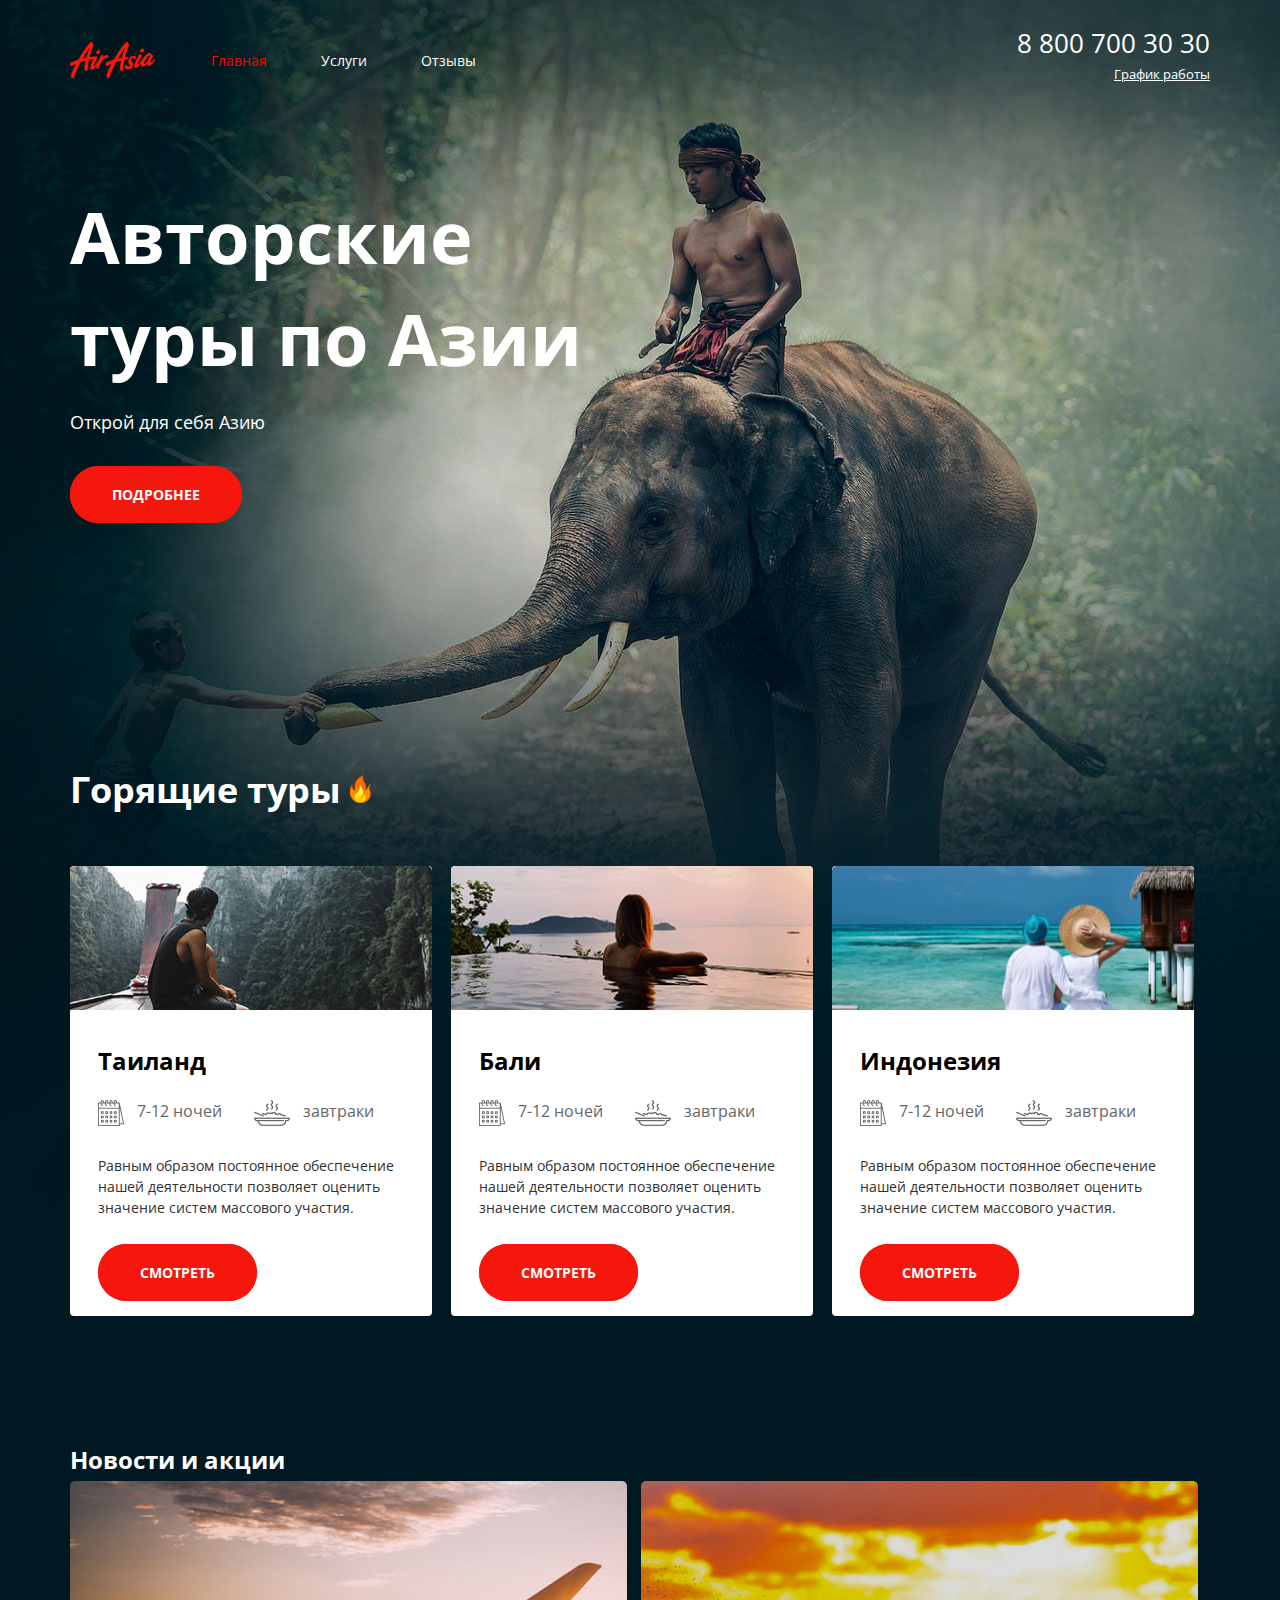
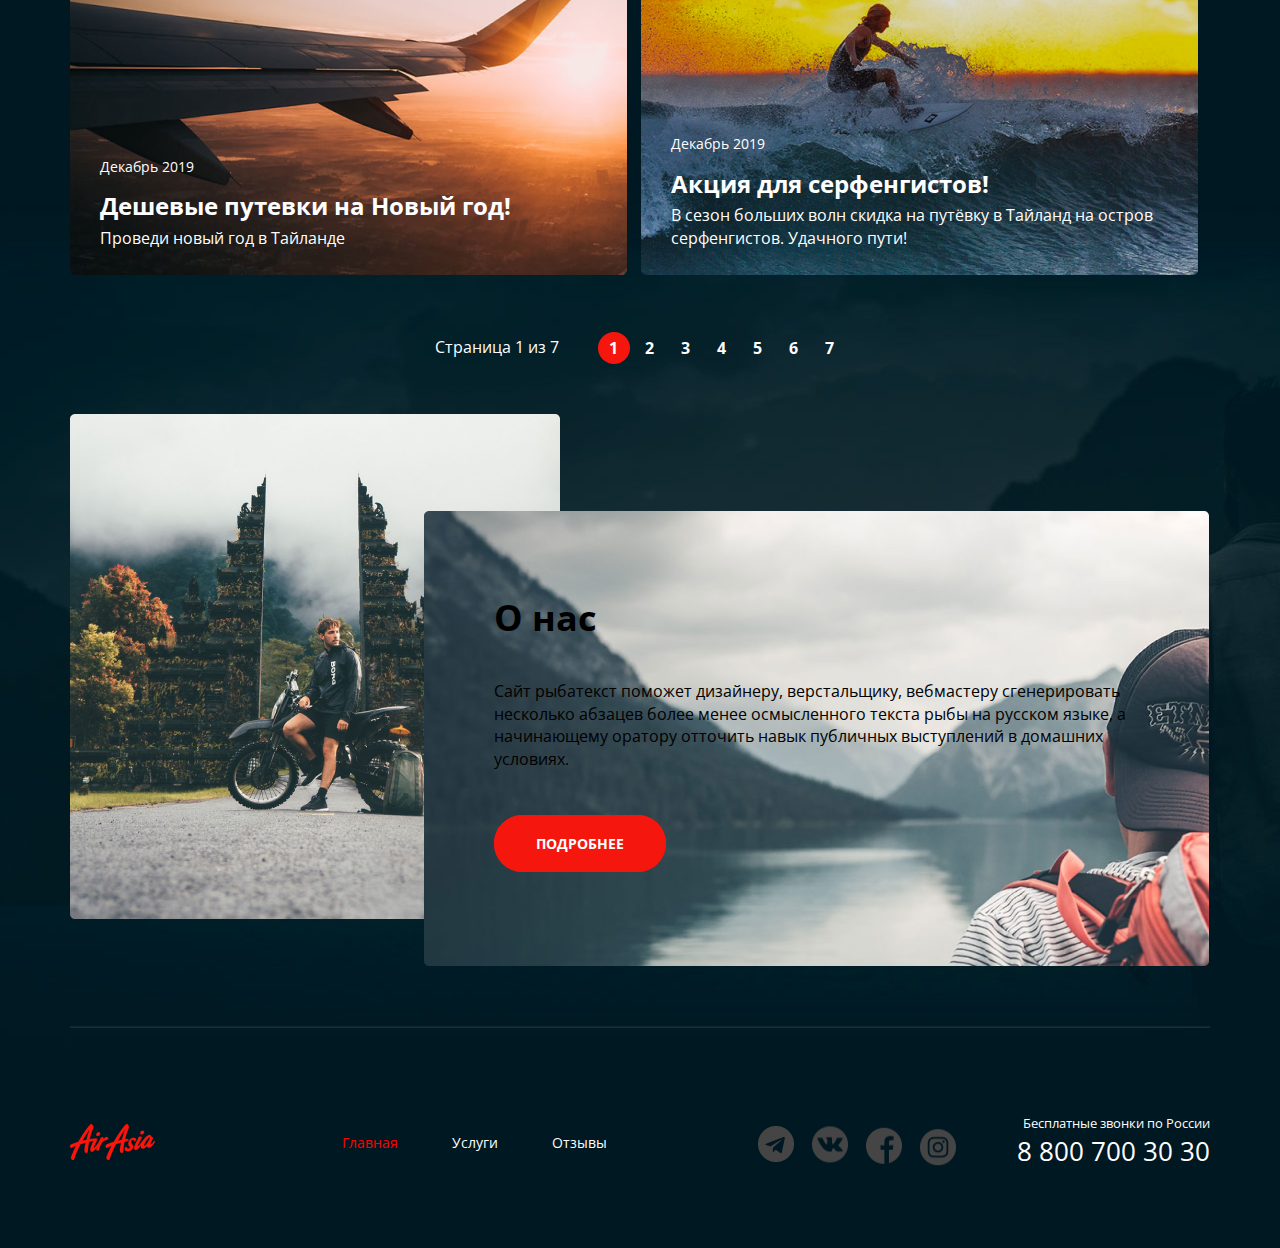
<file: index.html>
<!-- Начало -->
<!DOCTYPE html>
<html lang="ru">

<head>
  <meta charset="UTF-8">
  <meta http-equiv="X-UA-Compatible" content="IE=edge">
  <meta name="viewport" content="width=device-width, initial-scale=1.0">
  <link rel="stylesheet" href="main.css">
  <link rel="preconnect" href="https://fonts.gstatic.com">
  <link href="https://fonts.googleapis.com/css2?family=Open+Sans:wght@400;700&display=swap" rel="stylesheet">
  <link rel="stylesheet" href="dropdown.css">
  <link rel="stylesheet" href="sprite.css">
  <title>Air-Asia</title>
</head>

<body>
  <div class="wrapper main-page-wrapper">
    <div class="wrapper__content">
      <div class="container">
      <header class="header">
          <a href="welcome.html" class="logo">
            <img src="img/лого.png" alt="logo" class="logo__img">
          </a>
          <nav class="menu">
            <ul class="menu__list menu-header">
              <li class="menu__item"><a href="index.html" class="menu__link active--menu__link">Главная</a></li>
              <li class="menu__item"><a href="services.html" class="menu__link">Услуги</a></li>
              <li class="menu__item"><a href="reviews.html" class="menu__link">Отзывы</a></li>
            </ul>
          </nav>
          <address class="contacts">
            <a href="tel:+78007003030" class="contacts__phone">8 800 700 30 30</a>
            <div class="contacts__schedule_wrap">
              <a class="contacts__schedule">График работы</a>
              <div class="contacts__menu dropdown">
                <div class="dropdown__days">пн-вс: 09:00 - 20:00</div>
                <div class="dropdown__time">Обед: 14:00-14:30</div>
            </div>
            </div>
          </address>
      </header>
    </div>
      <main class="main-content">
        <div class="container">
        <section class="welcome">
            <h1 class="welcome__title">Авторские <br>туры по Азии</h1>
            <div class="welcome__text">Открой для себя Азию</div>
            <a href="#" class="button">Подробнее</a>
        </section>  
      </div>
        <section class="offers">
          <div class="container">
            <h2 class="title" >Горящие туры <img src="img/flame.png" alt="title--fire"></h2>
            <ul class="offers__list">
              <li class="offers__item">
                <img src="img/river.png" alt="hot tour" class="offers__img">
                <div class="offers__content">
                  <h5 class="offers__title">Таиланд</h5>
                  <div class="offers__features">
                    <img src="img/calendar.png" alt="calendar" class="offers__features-icon">
                    <div class="offers__feature-text">7-12 ночей</div>
                    <img src="img/meal.png" alt="breacfast" class="offers__features-icon">
                    <div class="offers__feature-text">завтраки</div>
                  </div>
                  <p class="offers__text">Равным образом постоянное обеспечение нашей деятельности позволяет оценить значение систем массового участия.</p>
                  <a href="#" class="button button--lite">Смотреть</a> 
                </div>
              </li>
              <li class="offers__item">
                <img src="img/pool.png" alt="hot tour" class="offers__img">
                <div class="offers__content">
                  <h5 class="offers__title">Бали</h5>
                  <div class="offers__features">
                    <img src="img/calendar.png" alt="calendar" class="offers__features-icon">
                    <div class="offers__feature-text">7-12 ночей</div>
                    <img src="img/meal.png" alt="breacfast" class="offers__features-icon">
                    <div class="offers__feature-text">завтраки</div>
                  </div>
                  <p class="offers__text">Равным образом постоянное обеспечение нашей деятельности позволяет оценить значение систем массового участия.</p>
                  <a href="#" class="button button--lite">Смотреть</a>
                </div>
              </li>
              <li class="offers__item">
                <img src="img/ocean.png" alt="hot tour" class="offers__img">
                <div class="offers__content">
                  <h5 class="offers__title">Индонезия</h5>
                  <div class="offers__features">
                    <img src="img/calendar.png" alt="calendar" class="offers__features-icon">
                    <div class="offers__feature-text">7-12 ночей</div>
                    <img src="img/meal.png" alt="breacfast" class="offers__features-icon">
                    <div class="offers__feature-text">завтраки</div>
                  </div>
                  <p class="offers__text">Равным образом постоянное обеспечение нашей деятельности позволяет оценить значение систем массового участия.</p>
                  <a href="#" class="button button--lite">Смотреть</a> 
                </div>
              </li>
            </ul>
        </section>
            <section class="news">
              <div class="container">
                <div class="new__title">Новости и акции</div>
                <ul class="new__list">
                  <li class="new__item">
                    <img src="img/plain.png" alt="new-img" class="new__img">
                    <div class="new__item-new">
                      <h5 class="new__sub-title">Декабрь 2019</h5>
                      <h3 class="new__title">Дешевые путевки на Новый год!</h3>
                      <p class="new__text">Проведи новый год в Тайланде</p>
                    </div>
                  </li>
                  <li class="new__item">
                    <img src="img/Surfer.png" alt="new-img" class="new__img">
                    <div class="new__item-new">
                      <h5 class="new__sub-title">Декабрь 2019</h5>
                      <h3 class="new__title">Акция для серфенгистов!</h3>
                      <p class="new__text">В сезон больших волн скидка на путёвку в Тайланд на остров серфенгистов. Удачного пути!</p>
                    </div>
                  </li>
                </ul>
                <div class="pagination">
                  <div class="pagination__info">
                    <div class="pagination__display">Страница 1 из 7</div>
                  </div>
                  <ul class="pagination__list">
                    <li class="pagination__item pagination__item--active"><a href="#" class="pagination__number">1</a></li>
                    <li class="pagination__item"><a href="#" class="pagination__number">2</a></li>
                    <li class="pagination__item"><a href="#" class="pagination__number">3</a></li>
                    <li class="pagination__item"><a href="#" class="pagination__number">4</a></li>
                    <li class="pagination__item"><a href="#" class="pagination__number">5</a></li>
                    <li class="pagination__item"><a href="#" class="pagination__number">6</a></li>
                    <li class="pagination__item"><a href="#" class="pagination__number">7</a></li>
                  </ul>
                </div>
              </div>
        </section>
        <section class="about-us">
              <div class="container">
                <div class="about">
                <div class="about__desc">
                <h3 class="about__title">О нас</h3>
                <p class="about__text">Сайт рыбатекст поможет дизайнеру, верстальщику, вебмастеру сгенерировать несколько абзацев более менее осмысленного текста рыбы на русском языке, а начинающему оратору отточить навык публичных выступлений в домашних условиях.</p>
                <a href="#" class="button">Подробнее</a>
              </div>
             </div>
         </section>
         <hr>
      </main>
    </div>
    <div class="container">
    <footer class="footer">
        <a href="welcome.html" class="logo logo-footer">
          <img src="img/лого.png" alt="logo" class="logo__img">
        </a>
        <nav class="menu menu-footer">
          <ul class="menu__list">
            <li class="menu__item"><a href="index.html" class="menu__link active--menu__link">Главная</a></li>
            <li class="menu__item"><a href="services.html" class="menu__link">Услуги</a></li>
            <li class="menu__item"><a href="reviews.html" class="menu__link">Отзывы</a></li>
          </ul>
        </nav>
        <div class="socials socials-footer">
          <ul class="socials__list">
            <li class="socials__item"><a href="#" class="socials__link socials__link--telegram"></a></li>
            <li class="socials__item"><a href="#" class="socials__link socials__link--vk"></a></li>
            <li class="socials__item"><a href="#" class="socials__link socials__link--facebook"></a></li>
            <li class="socials__item"><a href="#" class="socials__link socials__link--inst"></a></li>
          </ul>
        </div>
        <address class="contacts contacts-footer">
          <h5 class="contacts__text-info">Бесплатные звонки по России</h5>
          <a href="tel:+78007003030" class="contacts__phone">8 800 700 30 30</a>
        </address>
    </footer>
  </div>
  </div>
</body>
</html>


<!-- Конец кода -->
</file>
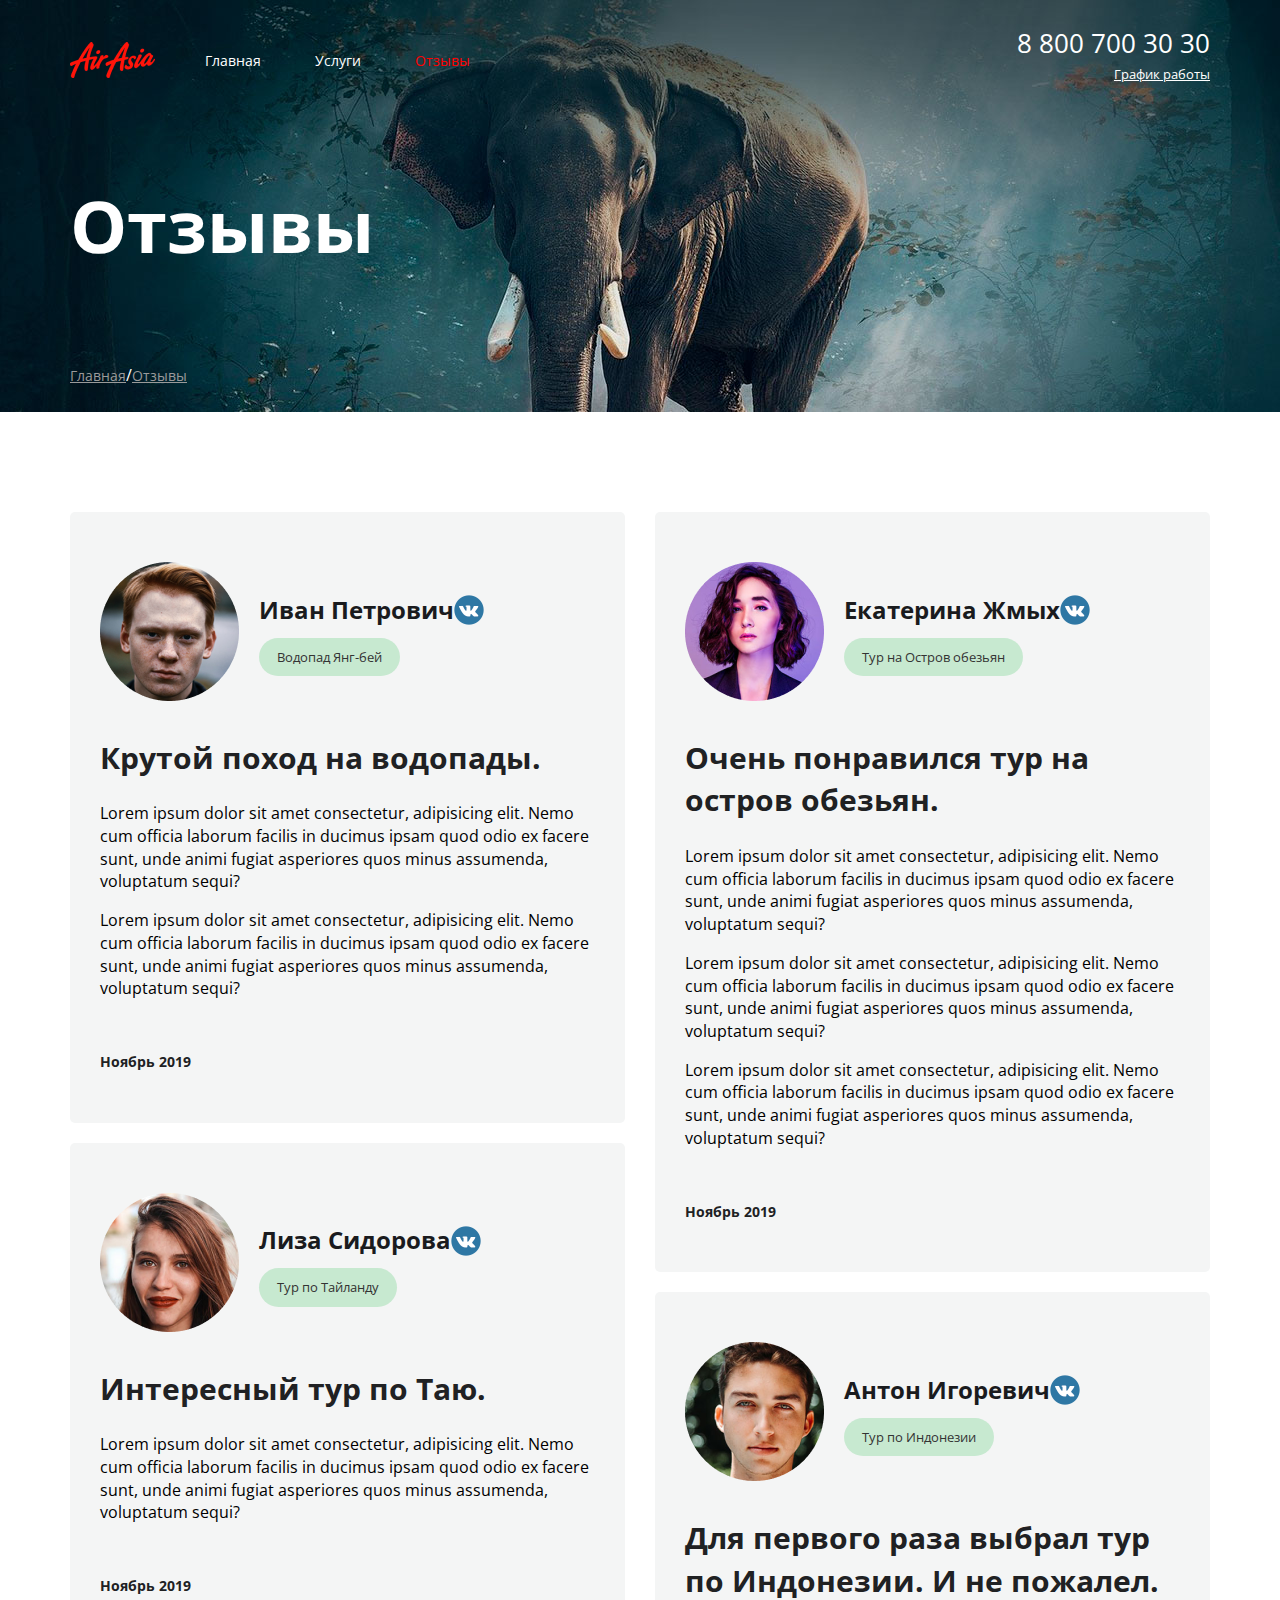
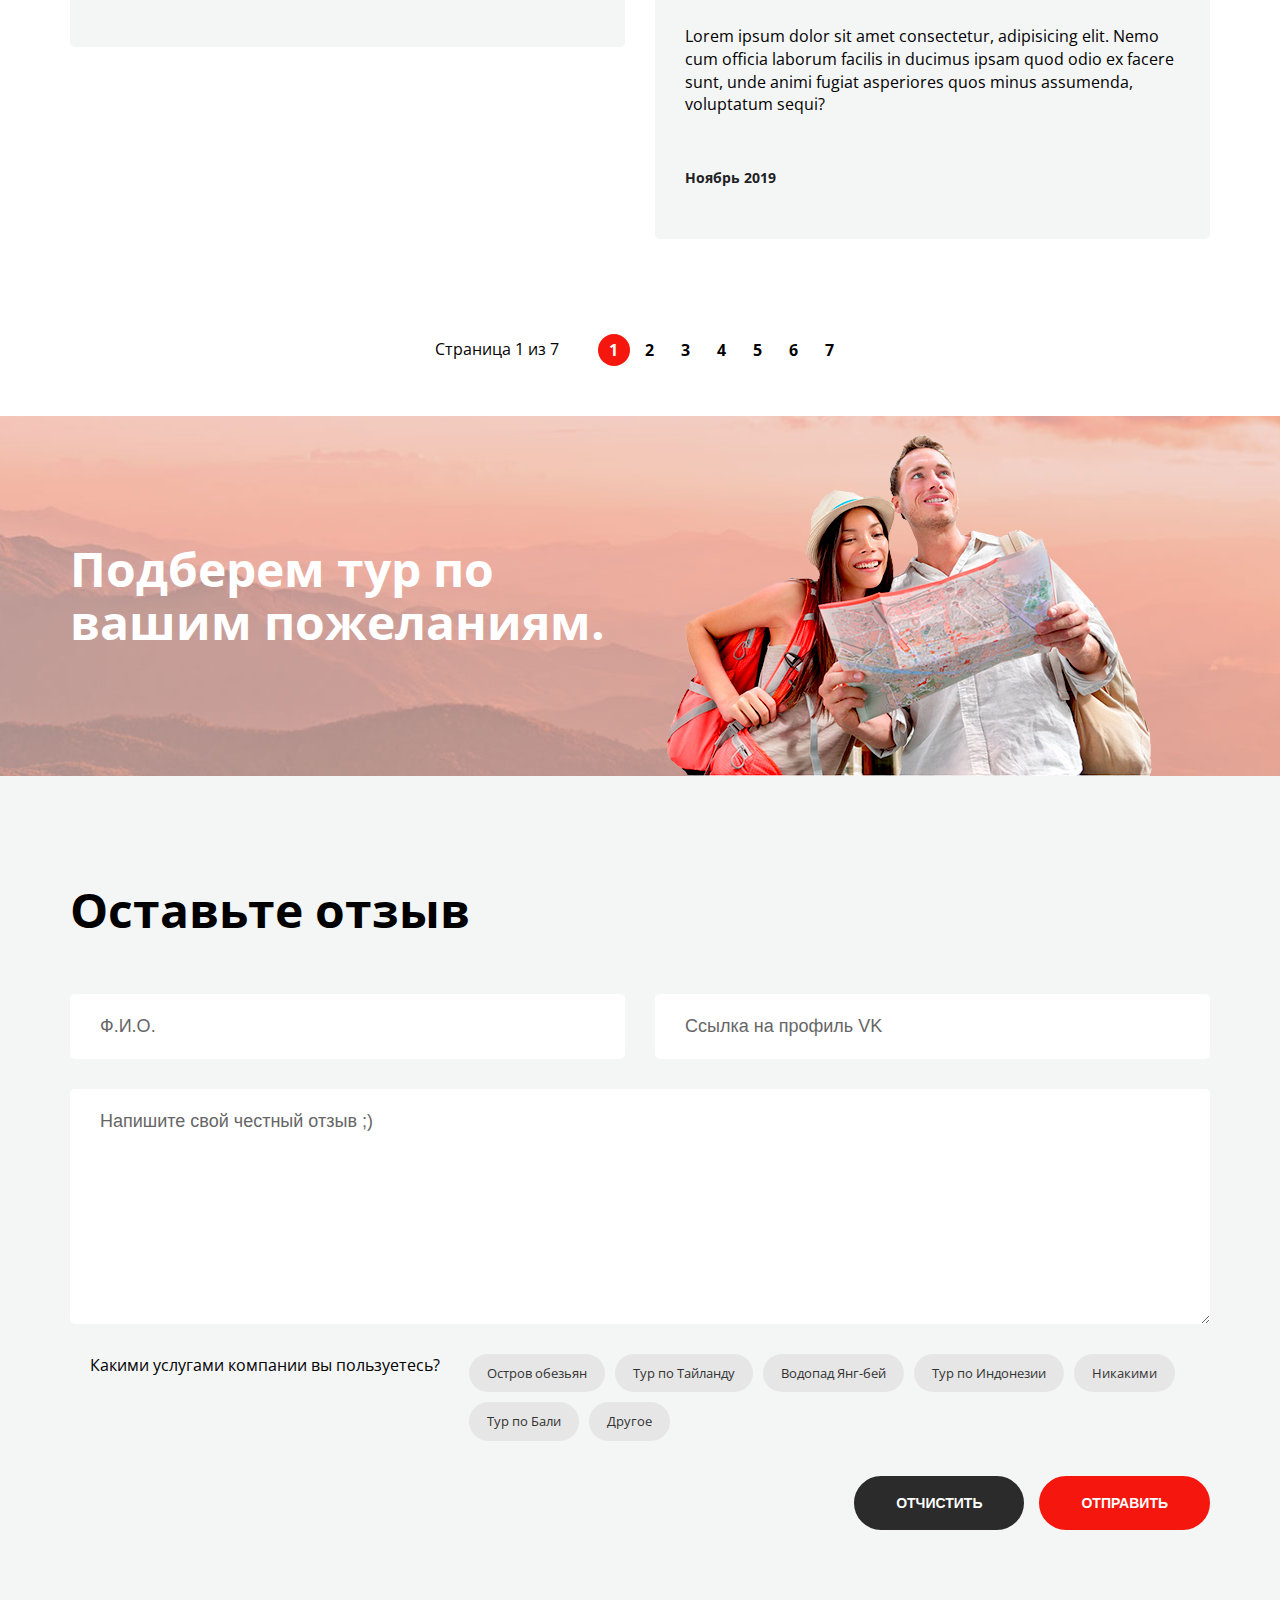
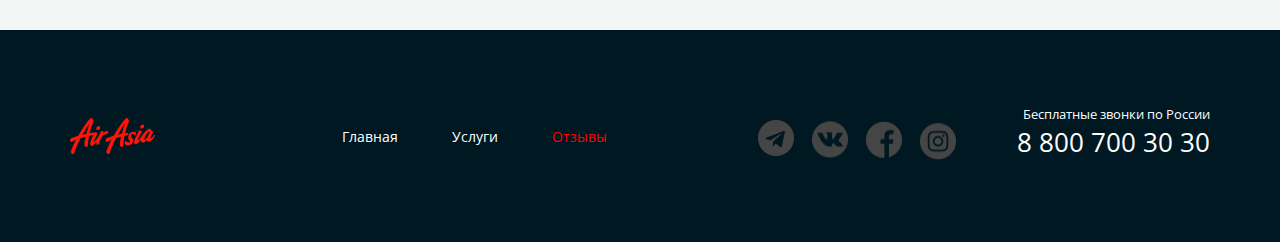
<file: reviews.html>
<!DOCTYPE html>
<html lang="ru">

<head>
  <meta charset="UTF-8">
  <meta http-equiv="X-UA-Compatible" content="IE=edge">
  <meta name="viewport" content="width=device-width, initial-scale=1.0">
  <link rel="stylesheet" href="main.css">
  <link rel="preconnect" href="https://fonts.gstatic.com">
  <link href="https://fonts.googleapis.com/css2?family=Open+Sans:wght@400;700&display=swap" rel="stylesheet">
  <link rel="stylesheet" href="sprite.css">
  <link rel="stylesheet" href="dropdown.css">
  <title>Air-Asia | Rewiews page</title>
</head>

<body class="body-two">
  <div class="wrapper">
    <section class="top-line">
      <div class="container top-line__container">
        <header class="header">
          <div class="header__col">
            <a href="welcome.html" class="logo">
              <img src="img/лого.png" alt="logo" class="logo__img">
            </a>
            <nav class="menu">
              <ul class="menu__list menu-header-two">
                <li class="menu__item"><a href="index.html" class="menu__link">Главная</a></li>
                <li class="menu__item"><a href="services.html" class="menu__link">Услуги</a></li>
                <li class="menu__item"><a href="reviews.html" class="menu__link active--menu__link">Отзывы</a></li>
              </ul>
            </nav>
          </div>
          <div class="header__col header__col--align--right">
            <address class="contacts">
              <a href="tel:+78007003030" class="contacts__phone">8 800 700 30 30</a>
            <div class="contacts__schedule_wrap">
              <a class="contacts__schedule">График работы</a>
              <div class="contacts__menu dropdown">
                <div class="dropdown__days">пн-вс: 09:00 - 20:00</div>
                <div class="dropdown__time">Обед: 14:00-14:30</div>
              </div>
            </div>
            </address>
          </div>
        </header>
        <h1 class="page-title">Отзывы</h1>
        <nav class="breadcrumbs">
          <ul class="breadcrumbs__list">
            <li class="breadcrumbs__item">
              <a href="#" class="breadcrumbs__link">Главная</a>
            </li>
            <li class="breadcrumbs__item">
              <a href="#" class="breadcrumbs__link"> Отзывы</a>
            </li>
          </ul>
        </nav>
      </div>
    </section>
    <main class="page-content">
      <div class="container">
        <ul class="reviews">
          <li class="reviews__item review">
            <div class="review__header">
              <div class="review__photo">
                <div class="avatar">
                  <img src="img/avatar_men-two.png" alt="ivan" class="avatar__img">
                </div>
              </div>
              <div class="review__userdata">
                <a href="#" class="review__user">Иван Петрович</a>
                <ul class="review__tags">
                  <li class="review__tag-item tag tag--bg--green">Водопад Янг-бей</li>
                </ul>
              </div>
            </div>
            <div class="review__content">
              <h3 class="review__title">Крутой поход на водопады.</h3>
              <div class="review__content-text">
                <p>
                  Lorem ipsum dolor sit amet consectetur, adipisicing elit. Nemo cum officia laborum facilis in ducimus ipsam quod odio ex facere sunt, unde animi fugiat asperiores quos minus assumenda, voluptatum sequi?
                </p>
                <p>
                  Lorem ipsum dolor sit amet consectetur, adipisicing elit. Nemo cum officia laborum facilis in ducimus ipsam quod odio ex facere sunt, unde animi fugiat asperiores quos minus assumenda, voluptatum sequi?
                </p>
              </div>
              <time class="review__date">Ноябрь 2019</time>
            </div>
          </li>
          <li class="reviews__item review">
            <div class="review__header">
              <div class="review__photo">
                <div class="avatar">
                  <img src="img/avatar_women.png" alt="ivan" class="avatar__img">
                </div>
              </div>
              <div class="review__userdata">
                <a href="#" class="review__user">Лиза Сидорова</a>
                <ul class="review__tags">
                  <li class="review__tag-item tag tag--bg--green">Тур по Тайланду</li>
                </ul>
              </div>
            </div>
            <div class="review__content">
              <h3 class="review__title">Интересный тур по Таю.</h3>
              <div class="review__content-text">
                <p>
                  Lorem ipsum dolor sit amet consectetur, adipisicing elit. Nemo cum officia laborum facilis in ducimus ipsam quod odio ex facere sunt, unde animi fugiat asperiores quos minus assumenda, voluptatum sequi?
                </p>
              </div>
              <time class="review__date">Ноябрь 2019</time>
            </div>
          </li>
          <li class="reviews__item review">
            <div class="review__header">
              <div class="review__photo">
                <div class="avatar">
                  <img src="img/avatar_women-two.png" alt="ivan" class="avatar__img">
                </div>
              </div>
              <div class="review__userdata">
                <a href="#" class="review__user">Екатерина Жмых</a>
                <ul class="review__tags">
                  <li class="review__tag-item tag tag--bg--green">Тур на Остров обезьян</li>
                </ul>
              </div>
            </div>
            <div class="review__content">
              <h3 class="review__title">Очень понравился тур на остров обезьян.</h3>
              <div class="review__content-text">
                <p>
                  Lorem ipsum dolor sit amet consectetur, adipisicing elit. Nemo cum officia laborum facilis in ducimus ipsam quod odio ex facere sunt, unde animi fugiat asperiores quos minus assumenda, voluptatum sequi?
                </p>
                <p>
                  Lorem ipsum dolor sit amet consectetur, adipisicing elit. Nemo cum officia laborum facilis in ducimus ipsam quod odio ex facere sunt, unde animi fugiat asperiores quos minus assumenda, voluptatum sequi?
                </p>
                <p>
                  Lorem ipsum dolor sit amet consectetur, adipisicing elit. Nemo cum officia laborum facilis in ducimus ipsam quod odio ex facere sunt, unde animi fugiat asperiores quos minus assumenda, voluptatum sequi?
                </p>
              </div>
              <time class="review__date">Ноябрь 2019</time>
            </div>
          </li>
          <li class="reviews__item review">
            <div class="review__header">
              <div class="review__photo">
                <div class="avatar">
                  <img src="img/avatar_men.png" alt="ivan" class="avatar__img">
                </div>
              </div>
              <div class="review__userdata">
                <a href="#" class="review__user">Антон Игоревич</a>
                <ul class="review__tags">
                  <li class="review__tag-item tag tag--bg--green">Тур по Индонезии</li>
                </ul>
              </div>
            </div>
            <div class="review__content">
              <h3 class="review__title">Для первого раза выбрал тур по Индонезии. И не пожалел.</h3>
              <div class="review__content-text">
                <p>
                  Lorem ipsum dolor sit amet consectetur, adipisicing elit. Nemo cum officia laborum facilis in ducimus ipsam quod odio ex facere sunt, unde animi fugiat asperiores quos minus assumenda, voluptatum sequi?
                </p>
              </div>
              <time class="review__date">Ноябрь 2019</time>
            </div>
          </li>
        </ul>
        <div class="pagination pagination-reviews">
          <div class="pagination__info">
            <div class="pagination__display pagination__display--two">Страница 1 из 7</div>
          </div>
          <ul class="pagination__list">
            <li class="pagination__item pagination__item--active"><a href="#" class="pagination__number-2">1</a></li>
            <li class="pagination__item"><a href="#" class="pagination__number-2">2</a></li>
            <li class="pagination__item"><a href="#" class="pagination__number-2">3</a></li>
            <li class="pagination__item"><a href="#" class="pagination__number-2">4</a></li>
            <li class="pagination__item"><a href="#" class="pagination__number-2">5</a></li>
            <li class="pagination__item"><a href="#" class="pagination__number-2">6</a></li>
            <li class="pagination__item"><a href="#" class="pagination__number-2">7</a></li>
          </ul>
        </div>
      </div>
    </main>
    <section class="separator">
       <div class="container">
         <div class="separator__content">
           <h2 class="separator__title">
             Подберем тур по вашим пожеланиям.
           </h2>
           <img src="img/couple.png" alt="humans" class="separator__img">
        </div>
      </div>
    </section>
   <section class="inner-section inner-section--bg--grey--reviews">
     <div class="container">
       <h2 class="inner-section__title">Оставьте отзыв</h2>
       <form action="" class="form">
         <div class="form__row">
          <input type="text" placeholder="Ф.И.О." class="form__input"> 
          <input type="text" placeholder="Ссылка на профиль VK" class="form__input"> 
         </div>
         <div class="form__row">
           <textarea placeholder="Напишите свой честный отзыв ;)" class="form__input form__input--textarea"></textarea>
         </div>
         <div class="form__controls">
           <div class="form__controls-title">Какими услугами компании вы пользуетесь?</div>
            <ul class="controls">
              <li class="control__item">
                <label class="controls__elem">
                  <input type="checkbox" class="controls__checkbox">
                <div class="tag controls__tag"> Остров обезьян</div>
              </label>
              </li>
              <li class="control__item">
                <label class="controls__elem">
                  <input type="checkbox" class="controls__checkbox">
                <div class="tag controls__tag"> Тур по Тайланду</div>
              </label>
              </li>
              <li class="control__item">
                <label class="controls__elem">
                  <input type="checkbox" class="controls__checkbox">
                <div class="tag controls__tag "> Водопад Янг-бей</div>
              </label>
              </li>
              <li class="control__item">
                <label class="controls__elem">
                  <input type="checkbox" class="controls__checkbox">
                <div class="tag controls__tag"> Тур по Индонезии</div>
              </label>
              </li>
              <li class="control__item">
                <label class="controls__elem">
                  <input type="checkbox" class="controls__checkbox">
                <div class="tag controls__tag"> Никакими</div>
              </label>
              </li>
              <li class="control__item">
                <label class="controls__elem">
                  <input type="checkbox" class="controls__checkbox">
                <div class="tag controls__tag"> Тур по Бали</div>
              </label>
              </li>
              <li class="control__item">
                <label class="controls__elem">
                  <input type="checkbox" class="controls__checkbox">
                <div class="tag controls__tag"> Другое</div>
              </label>
              </li>
            </ul>
          </div>
          <div class="form__buttons">
              <button type="reset" class="button form__button button--color--grey">Отчистить</button>
              <button type="submit" class="button form__button">Отправить</button>
          </div>
       </form>
     </div>
   </section>
   <footer class="footer">
  <div class="container container-footer">
    <a href="welcome.html" class="logo logo-footer">
      <img src="img/лого.png" alt="logo" class="logo__img">
    </a>
    <nav class="menu menu-footer">
      <ul class="menu__list">
        <li class="menu__item"><a href="index.html" class="menu__link">Главная</a></li>
        <li class="menu__item"><a href="services.html" class="menu__link">Услуги</a></li>
        <li class="menu__item"><a href="reviews.html" class="menu__link active--menu__link">Отзывы</a></li>
      </ul>
    </nav>
    <div class="socials socials-footer">
      <ul class="socials__list">
            <li class="socials__item"><a href="#" class="socials__link socials__link--telegram"></a></li>
            <li class="socials__item"><a href="#" class="socials__link socials__link--vk"></a></li>
            <li class="socials__item"><a href="#" class="socials__link socials__link--facebook"></a></li>
            <li class="socials__item"><a href="#" class="socials__link socials__link--inst"></a></li>
      </ul>
    </div>
    <address class="contacts contacts-footer--two">
      <h5 class="contacts__text-info">Бесплатные звонки по России</h5>
      <a href="tel:+78007003030" class="contacts__phone">8 800 700 30 30</a>
    </address>
  </div>
  </footer>
</div>
</body>
</html>

<!-- Конец кода -->
</file>
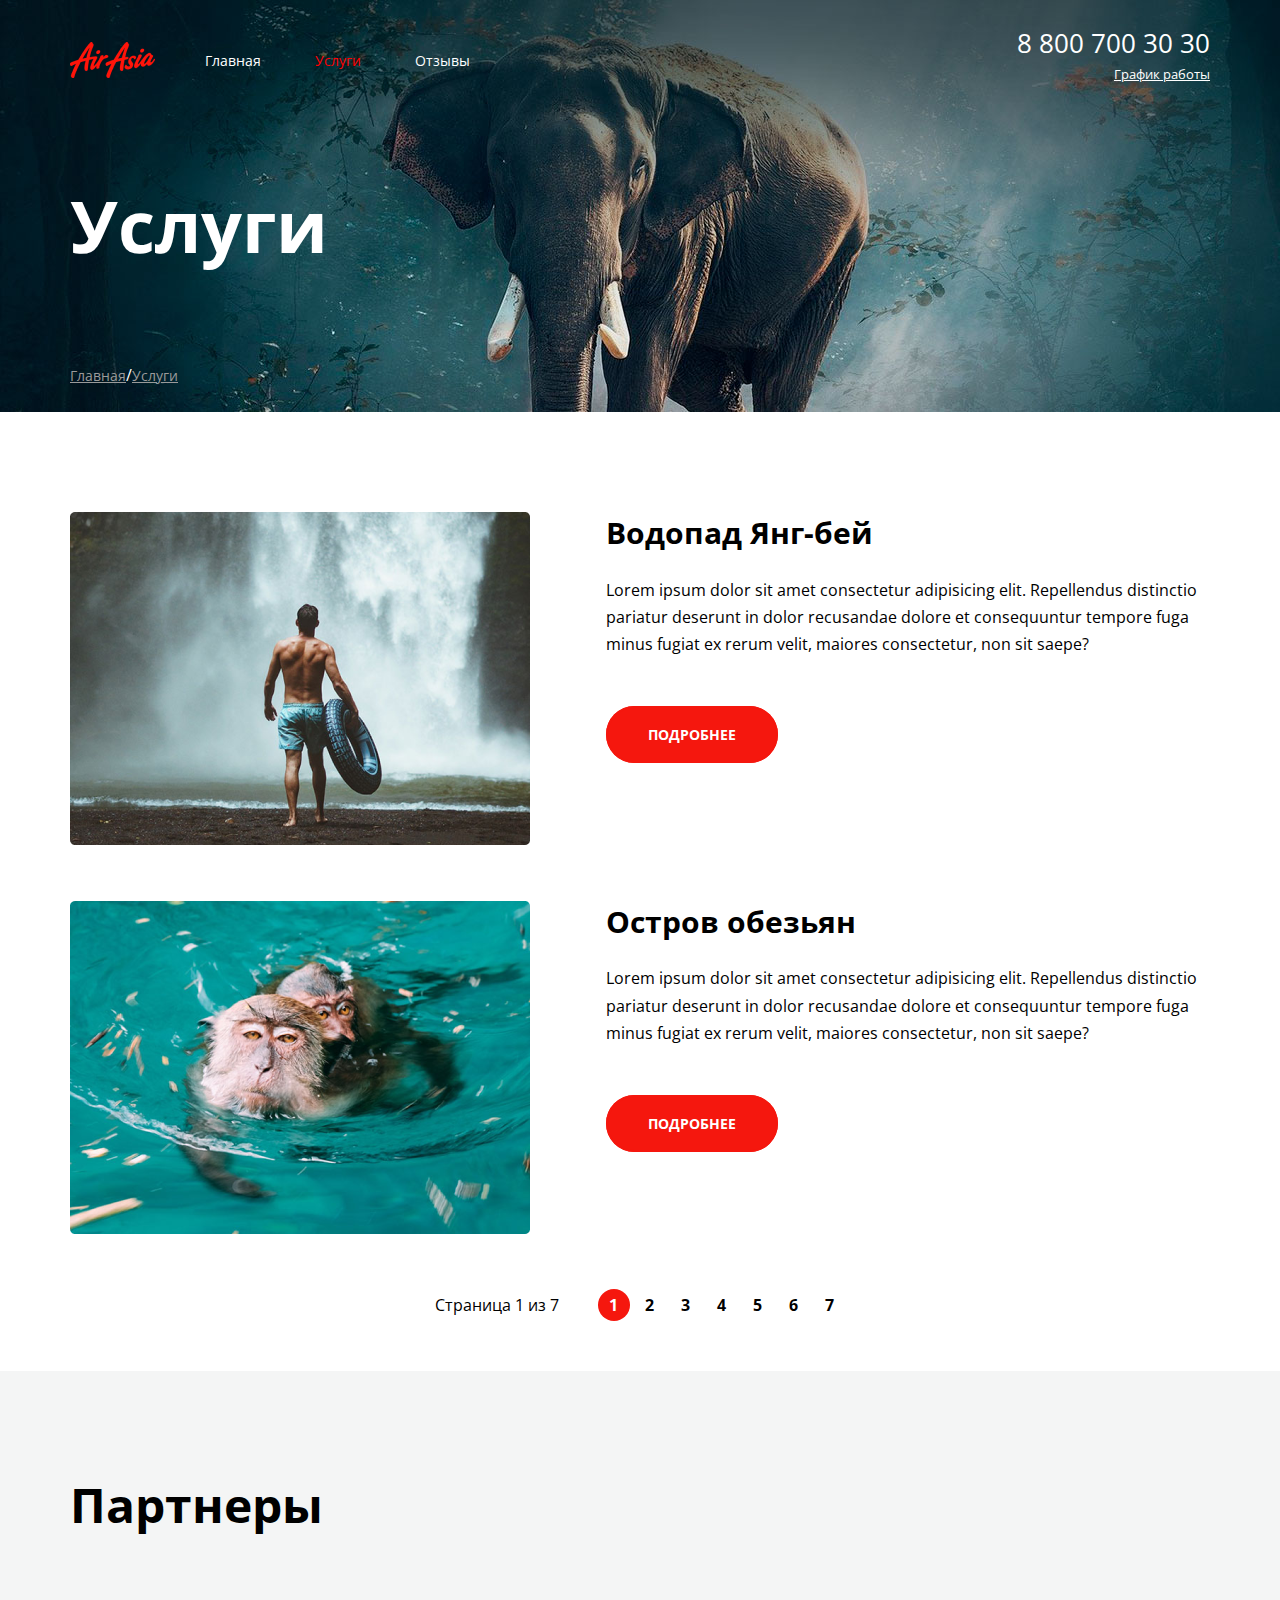
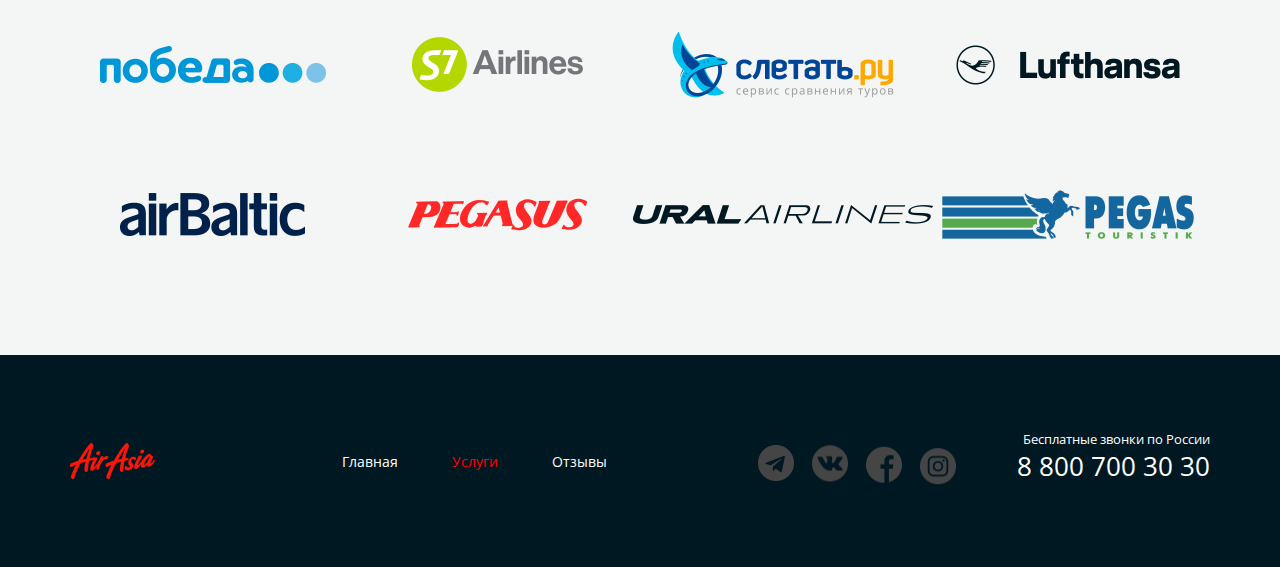
<file: services.html>
<!DOCTYPE html>
<html lang="ru">

<head>
  <meta charset="UTF-8">
  <meta http-equiv="X-UA-Compatible" content="IE=edge">
  <meta name="viewport" content="width=device-width, initial-scale=1.0">
  <link rel="stylesheet" href="main.css">
  <link rel="preconnect" href="https://fonts.gstatic.com">
  <link href="https://fonts.googleapis.com/css2?family=Open+Sans:wght@400;700&display=swap" rel="stylesheet">
  <link rel="stylesheet" href="dropdown.css">
  <link rel="stylesheet" href="sprite.css">
  <title>Air-Asia | Services page</title>
</head>

<body class="body-two">
  <div class="wrapper">
    <section class="top-line">
      <div class="container top-line__container">
        <header class="header">
          <div class="header__col">
            <a href="welcome.html" class="logo">
              <img src="img/лого.png" alt="logo" class="logo__img">
            </a>
            <nav class="menu">
              <ul class="menu__list menu-header-two">
                <li class="menu__item"><a href="index.html" class="menu__link">Главная</a></li>
                <li class="menu__item"><a href="services.html" class="menu__link active--menu__link">Услуги</a></li>
                <li class="menu__item"><a href="reviews.html" class="menu__link">Отзывы</a></li>
              </ul>
            </nav>
          </div>
          <div class="header__col header__col--align--right">
            <address class="contacts">
              <a href="tel:+78007003030" class="contacts__phone">8 800 700 30 30</a>
              <div class="contacts__schedule_wrap">
                <a class="contacts__schedule">График работы</a>
                <div class="contacts__menu dropdown">
                  <div class="dropdown__days">пн-вс: 09:00 - 20:00</div>
                  <div class="dropdown__time">Обед: 14:00-14:30</div>
                </div>
              </div>
            </address>
          </div>
        </header>
        <h1 class="page-title">Услуги</h1>
        <nav class="breadcrumbs">
          <ul class="breadcrumbs__list">
            <li class="breadcrumbs__item">
              <a href="#" class="breadcrumbs__link">Главная</a>
            </li>
            <li class="breadcrumbs__item">
              <a href="#" class="breadcrumbs__link"> Услуги</a>
            </li>
          </ul>
        </nav>
      </div>
    </section>
    <main class="page-content">
      <div class="container">
        <ul class="services">
          <li class="services__item service">
            <div class="services__img">
              <img src="img/waterfall.png" alt="waterfall" class="services__img-elem">
            </div>
            <div class="services__content">
              <h2 class="services__title">
                Водопад Янг-бей
              </h2>
              <div class="services__desc">
                <p>
                  Lorem ipsum dolor sit amet consectetur adipisicing elit. Repellendus distinctio pariatur deserunt in dolor recusandae dolore et consequuntur tempore fuga minus fugiat ex rerum velit, maiores consectetur, non sit saepe?
                </p>
              </div>
              <div class="services__button">
                <a href="#" class="button">Подробнее</a>
              </div>
            </div>
          </li>
          <li class="services__item service">
            <div class="services__img">
              <img src="img/monkeys.png" alt="waterfall" class="services__img-elem">
            </div>
            <div class="services__content">
              <h2 class="services__title">
                Остров обезьян
              </h2>
              <div class="services__desc">
                <p>
                  Lorem ipsum dolor sit amet consectetur adipisicing elit. Repellendus distinctio pariatur deserunt in dolor recusandae dolore et consequuntur tempore fuga minus fugiat ex rerum velit, maiores consectetur, non sit saepe?
                </p>
              </div>
              <div class="services__button">
                <a href="#" class="button">Подробнее</a>
              </div>
            </div>
          </li>
        </ul>
        <div class="pagination">
          <div class="pagination__info">
            <div class="pagination__display pagination__display--two">Страница 1 из 7</div>
          </div>
          <ul class="pagination__list">
            <li class="pagination__item pagination__item--active"><a href="#" class="pagination__number-2">1</a></li>
            <li class="pagination__item"><a href="#" class="pagination__number-2">2</a></li>
            <li class="pagination__item"><a href="#" class="pagination__number-2">3</a></li>
            <li class="pagination__item"><a href="#" class="pagination__number-2">4</a></li>
            <li class="pagination__item"><a href="#" class="pagination__number-2">5</a></li>
            <li class="pagination__item"><a href="#" class="pagination__number-2">6</a></li>
            <li class="pagination__item"><a href="#" class="pagination__number-2">7</a></li>
          </ul>
        </div>
      </div>
    </main>
   <section class="inner-section inner-section--bg--grey">
     <div class="container">
       <h2 class="inner-section__title">Партнеры</h2>
       <ul class="partners">
         <li class="partners__item">
           <a href="#" class="partners__link">
             <img src="img/icons/pobeda.png" alt="partner">
           </a>
         </li>
         <li class="partners__item">
          <a href="#" class="partners__link">
            <img src="img/icons/s7.png" alt="partner">
          </a>
        </li>
        <li class="partners__item">
          <a href="#" class="partners__link">
            <img src="img/icons/lets-fly.png" alt="partner">
          </a>
        </li>
        <li class="partners__item">
          <a href="#" class="partners__link">
            <img src="img/icons/lufthansa.png" alt="partner">
          </a>
        </li>
        <li class="partners__item">
          <a href="#" class="partners__link">
            <img src="img/icons/airbaltic.png" alt="partner">
          </a>
        </li>
        <li class="partners__item">
          <a href="#" class="partners__link">
            <img src="img/icons/pegasus.png" alt="partner">
          </a>
        </li>
        <li class="partners__item">
          <a href="#" class="partners__link">
            <img src="img/icons/ural.png" alt="partner">
          </a>
        </li>
        <li class="partners__item">
          <a href="#" class="partners__link">
            <img src="img/icons/pegas.png" alt="partner">
          </a>
        </li>
       </ul>
     </div>
   </section>
   <footer class="footer">
  <div class="container container-footer">
    <a href="welcome.html" class="logo logo-footer">
      <img src="img/лого.png" alt="logo" class="logo__img">
    </a>
    <nav class="menu menu-footer">
      <ul class="menu__list">
        <li class="menu__item"><a href="index.html" class="menu__link">Главная</a></li>
        <li class="menu__item"><a href="services.html" class="menu__link active--menu__link">Услуги</a></li>
        <li class="menu__item"><a href="reviews.html" class="menu__link">Отзывы</a></li>
      </ul>
    </nav>
    <div class="socials socials-footer">
      <ul class="socials__list">
            <li class="socials__item"><a href="#" class="socials__link socials__link--telegram"></a></li>
            <li class="socials__item"><a href="#" class="socials__link socials__link--vk"></a></li>
            <li class="socials__item"><a href="#" class="socials__link socials__link--facebook"></a></li>
            <li class="socials__item"><a href="#" class="socials__link socials__link--inst"></a></li>
      </ul>
    </div>
    <address class="contacts contacts-footer--two">
      <h5 class="contacts__text-info">Бесплатные звонки по России</h5>
      <a href="tel:+78007003030" class="contacts__phone">8 800 700 30 30</a>
    </address>
  </div>
  </footer>
</div>
</body>
</html>

<!-- Конец кода -->
</file>
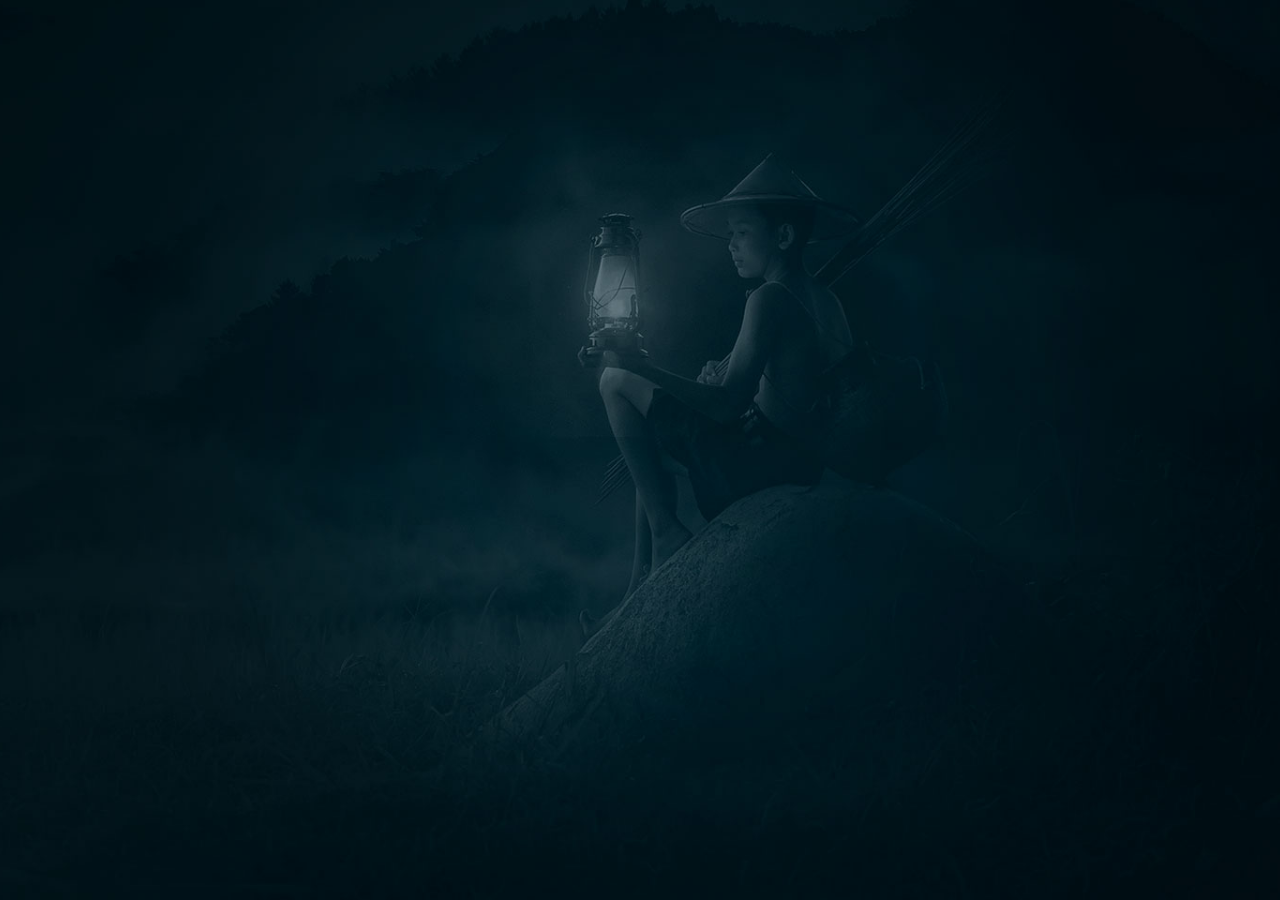
<file: welcome.html>
<!DOCTYPE html>
<html lang="ru">
<head>
  <meta charset="UTF-8">
  <meta http-equiv="X-UA-Compatible" content="IE=edge">
  <meta name="viewport" content="width=device-width, initial-scale=1.0">
  <link rel="stylesheet" href="main.css">
  <title>Air-Asia | Welcome</title>
</head>
<body class="body-three">
  <div class="welcome-page">
    <div class="welcome-page__container">
      <div class="central central--asia">
        <img src="img/logo.png" alt="logo" class="central__logo">
        <div class="welcome-page__text">Открой для себя Азию.</div>
        <a href="index.html" class="button">Войти</a>
      </div>
    </div>
  </div>
</body>
</html>

<!-- Конец кода -->
</file>
<file: main.css>
html{
  height: 100%;
  width: 100%;
}
body{
  font-family: 'Open Sans', sans-serif;
  -webkit-font-smoothing: antialiased;
  -moz-osx-font-smoothing: grayscale;
  line-height: 1.42;
  background-color: #001821;
  font-size: 16px;
  color: #fff;
  margin: 0;
 }

 .body-two{
  font-family: 'Open Sans', sans-serif;
  -webkit-font-smoothing: antialiased;
  -moz-osx-font-smoothing: grayscale;
  line-height: 1.42;
  background-color: white;
  font-size: 16px;
  color: #fff;
  margin: 0;
 }
 
 .body-three{
  font-family: 'Open Sans', sans-serif;
  -webkit-font-smoothing: antialiased;
  -moz-osx-font-smoothing: grayscale;
  line-height: 1.42;
  background-color:#001821 ;
  font-size: 16px;
  color: #fff;
  margin: 0;
  height: 100%;
  width: 100%;
 }

 a{
   color:inherit;
 }
 


 ul{
   padding: 0;
   margin: 0;
 }

 ul li {
   list-style: none;
 }

 h1, h2, h3, h4, h5, h6 {
   margin: 0;
   font-weight: normal;
 }

 p{
   margin-top: 0;
 }

 *{
   box-sizing: border-box;
 }

button{
  border: none;
  background: transparent;
  cursor: pointer;
}

.main-page-wrapper{
  background: url(./img/slon.png)center top no-repeat , url(./img/2.png) center bottom 165px no-repeat;
 }
 
 .container{
   margin: 0 auto;
   width: 1140px;
 }
 
 header{
   min-height: 120px;
   position: relative;
   margin-bottom: 65px;
   display: flex;
   justify-content: space-between;
   align-items: center;
   
 }

 .header__col{
   display: flex;
   align-items: center;
 }
 
 header__col--align--right{
  justify-content: flex-end;
 }

 .logo{
   display: block;
   margin-right: 50px;
 }

 .menu__item{
   display: inline-block;
   vertical-align: middle;
   margin-right: 50px;
 }

 .menu__item:last-child{
   margin-right: 0;
 }

 .menu__link{
   font-size: 14px;
   text-decoration: none;
 }

 .menu-header{
   margin-left: -400px ;
 }


 
 .contacts{
   font-style: normal;
   text-align: right;
 }

 .contacts__phone{
   font-size: 26px;
   margin-bottom: 4px;
   text-decoration: none;
 }

 .welcome{
  width: 48%;
   height: 333px;
   margin-bottom: 246px;
 }

 .welcome__title{
   font-size: 72px;
   font-weight: bold;
   line-height: 1.42;
   margin-bottom: 21px;
 }

.welcome__text{
  font-size: 18px;
  margin-bottom: 47px;
}

.button{
  background: #F5170E ;
  border-radius: 35px;
  padding: 17px 40px;
  color:#fff;
  font-weight: bold;
  font-size: 14px;
  text-transform: uppercase;
  text-decoration: none;
  border:2px solid #F5170E;
}

.button:hover{
  background: #fff;
  color: #F5170E;
  border-color: #F5170E;
  border:2px solid #F5170E;
  transition: .3s;
  
}

.offers{
  margin-bottom: 127px;
}

.offers__content{
padding-left: 28px;
padding-right: 28px;
}

.title{
  font-size: 36px;
  font-weight: bold;
  margin-bottom: 51px;
}

.offers__item{
  min-height: 450px;
  background-color: #fff;
  width: 362px;
  display: inline-block;
  color: black;
  margin-right: 15px;
  border-radius: 4px;
 
}

.offers__item:last-child{
  margin-right: 0;
}

.offers__img{
  margin-bottom: 28px;
}

.offers__title{
  font-weight: bold;
  font-size: 24px;
  font-style: normal;
  margin-bottom: 22px;
}


.offers__feature-text{
  color: #666666;
  font-size: 16px;
  line-height: 22px;
  display: inline-block;
  vertical-align: top;
  padding-left: 9px;
  padding-right: 28px;
}

.offers__features{
  margin-bottom: 23.5px;
}

.offers__text{
  font-size: 14px;
  font-weight: normal;
  font-style: normal;
  line-height: 21px;
  color: #303030;
  margin-bottom: 42.5px;
}

.new__list{
  margin-bottom: 57px;
}

.new__item{
  position: relative;
  width: 557px;
  display: inline-block;
  vertical-align: top;
  border-radius: 4px;
  overflow: hidden;
  margin-right: 10px;
}

.new__item:last-child{
  margin-right: 0;
}

.new__img{
  display: block;
  width: 100%;
  height: 100%;
  object-fit: cover;

}

.new__item-new{
  position: absolute;
  left: 0;
  right: 0;
  bottom: 0;
  padding: 25px 30px;
  min-height: 120px;
}

.new__sub-title{
  font-size: 14px;
  margin-bottom: 12.5px;
}

.new__title{
  font-size: 24px;
  font-weight: bold;
  font-style: normal;
  margin-bottom: 3.5px;
}

.new__text{
  font-size: 16px ;
  margin-bottom: 0;
}

.pagination{
  text-align: center;
 
}

.pagination__info{
  display: inline-flex;
  vertical-align: middle;
}

.pagination__list, .pagination__display{
  display: inline-flex;
  
}

.pagination__display{
  margin-right: 35px;
  display: inline-block;
}

.pagination__item{
  display: inline-block;
  vertical-align: middle;
}

.pagination__list{
  display: inline-block;
}

.pagination__number{
  display: inline-block;
  width: 32px;
  height: 32px;
  border-radius: 50%;
  position: relative;
  text-decoration: none;
  font-weight: bold;
  line-height: 32px;
}

.pagination__number-2{
  display: inline-block;
  width: 32px;
  height: 32px;
  border-radius: 50%;
  position: relative;
  text-decoration: none;
  font-weight: bold;
  line-height: 32px;
}

.pagination__number:hover{
 background: #fff;
 color: #F5170E;
 transition: 0.5s;
}

.pagination__number-2:hover{
  background: #F5170E;
  color: #FFFFFF;
  transition: 0.5s;
}

.pagination__item--active{
  background: #F5170E;
  color: #FFFFFF;
  border-radius: 100%;
}

.about:before{
  content: "";
  display: inline-block;
  vertical-align: top;
  width: 490px;
  height: 505px;
  background: url(img/gates.png) center center / cover no-repeat ;
}

.about__desc{
  width: 785px;
  height: 455px;
  background: url(img/mountains.png) center center / cover no-repeat;
  padding: 81px 70px;
  color: #000000;
  display: inline-block;
  vertical-align: top;
  margin-left: -140px;
  margin-top: 97px;
  margin-bottom: 52px;
}

.about__title{
  font-weight: bold;
  font-size: 36px;
  margin-bottom: 37px;
}

.about__text{
  margin-bottom: 61px;
}

.about__text p{
  margin-bottom: 20px;
}

.about__text p:last-child{
  margin-bottom: 0px;
}

footer{
  min-height: 55px;
  display: flex;
  align-items: center;
  background: #001821;
}

.contacts-footer--two{
  top: 75px;
  position: relative;
  text-align: right;
  height: 100px;
}

.socials__item{
  list-style: none;
  display: inline;
}
/* ? */
.logo__img{
  display: block;
} 
.menu-footer{
  display: flex;
}

.socials__list{
  text-align: right;
}

socials-footer{
  margin-left: auto;
}

.socials__item{
  margin-right: 10px;
}

.socials__item:last-child{
  margin-right: 0;
}
/* полоска над футером */
hr{
  background: #FFFFFF;
  mix-blend-mode: normal;
  opacity: 0.1;
  width: 1140px;
}

.contacts-footer{
  text-align: right;
}

.telegram {
  background-image: url(img/telegram.png);
}

.vk {
  background-image: url(img/vk.png) ;
}

.facebook  {
  background-image: url(img/f.png);
}

 .inst {
  background-image: url(img/in.png);
}
.telegram:hover{
  background-image: url(img/t.png);
}
.vk:hover{
  background-image: url(img/vk1.png);
}
.facebook:hover{
  background-image: url(img/f2.png);
}
.inst:hover{
  background-image: url(img/in1.png);
}

.socials__link{
 background: center center no-repeat; 
 width: 36px;
 height: 36px;
 text-decoration: none;
}

/* Services page */

.top-line{
  min-height: 412px;
  background: url(img/headline\ 1.png) right 20% top no-repeat;
  display: flex;
  flex-direction: column;
  flex: 1;
  justify-content: space-between;
  padding-bottom: 25px;
}

.top-line__container{
  display: flex;
  flex: 1;
  flex-direction: column;
  justify-content: space-between;
}

.page-title{
  font-size: 72px;
  line-height: 1;
  font-weight: bold;
  margin-top: -100px;
}

.breadcrumbs__list{
  display: flex;
  align-items: center;
}

.breadcrumbs__link{
  color: #9A9A9A;
  font-size: 14px;
}

.breadcrumbs__item::after{
  content: " /  ";
}
 
.breadcrumbs__item:last-child::after{
display: none;
}

.breadcrumbs__item{
  display: flex;
  align-items: center;
}

.page-content{
  background: white;
  color: #000000;
}

.service{
  display: flex;
  margin-bottom: 50px;
}

.service:last-child{
  margin-bottom: 0;
}

.services__img{
  width: 40%;
  margin-right: 7%;
  display: block;
}


.services__content{
 flex: 1;
}

.services__title{
  font-size: 30px;
  font-weight: bold;
  margin-bottom: 22px;
}


.services__desc{
  line-height: 1.7;
  margin-bottom: 65px;
}

.services{
  margin-bottom: 50px;
  margin-top: 100px;
}

.inner-section{
 background: #F4F5F5;
 color: black;
 padding: 65px 0px;
}

.inner-section--bg--grey{
  background: #f4f5f5;
}

.inner-section__title{
  font-size: 48px;
  font-weight: bold;
  margin-bottom: 50px;
  margin-top: 35px;
}

.partners__link{
  text-decoration: none;
  display: flex;
  width: 285px;
  height: 150px;
  align-items: center;
  justify-content: center;
}

.partners{
  display: flex;
  flex-wrap: wrap;
}

.inner-footer{
  background: #001821;
  padding: 75px 0px;
  height: 90px;
}

.inner-footer__section{
  padding: 75px 0px 0px 0px;
}

.inner-footer{
  margin-top: auto;
}

.pagination{
  margin-bottom: 50px;
}

.logo__img--two{
  display: flex;
  justify-content: start;
  padding: 0px 0px 0px 55px;
}

.socials__list--two{
  display: flex;
  justify-content: space-between;
  padding: 0px 25px 0px 675px;
  margin-top: -27px;
}

.menu__list--two{
  display: flex;
  justify-content: space-between;
  padding: 0px 100px 0px 50px;
}

.container-footer{
  display: flex;
  justify-content: space-between;

}

.menu-footer{
  display: flex;
  align-items: center;
  justify-content: space-between;
  
}

.menu__list{
  width: 265px;
}

.socials-footer{
  display: flex;
  justify-content: space-between;
  align-items: center;
  margin-right: auto;
  margin-left: auto;
}

.logo-footer{
  display: flex;
  align-items: center;
  margin-right: auto;
}

/* welcome */

.welcome-page{
 display: flex;
 top: 0;
 left: 0;
 height: 100%;
 align-items: center;
 justify-content: center;
 background: url(./img/bg.png) center bottom / cover no-repeat;
}

.central{
  display: flex;
  flex-direction: column;
  align-items: center;
}

.welcome-page__text{
  margin-bottom: 50px;
}

.central--asia{
  opacity: 0;
  animation: zoom 0.9s ease-in forwards;
}

@keyframes zoom{
 from{
  transform: scale(0.7);
 }

 20%{
  transform: scale(1.15);
 }

40%{
  transform: scale(.9);
}

60%{
  transform: scale(1.1);
}

80%{
  transform: scale(.95);
}

 to{
   opacity: 1;
   transform: scale(1);
 }
}

/* отзовы */
.reviews{
  margin-top: 100px;
  column-count: 2;
  column-gap: 30px;
  margin-bottom: 75px;
}

.reviews__item{
  margin-bottom: 20px;
}

.review{
  display: inline-flex;
  flex-direction: column;
  background: #F4F5F5;
  padding: 50px 30px;
  border-radius: 5px;
}

.review__userdata{
  margin-left: 20px;
}

.review__header{
  display: flex;
  align-items:center;
  margin-bottom: 30px;
}

.review__user{
  display: flex;
  align-items: center;
  font-size: 24px;
  font-weight:bold;
  color: #1A1B1E;
  margin-bottom: 11px;
  text-decoration: none;
}

.review__user:hover{
  display: flex;
  align-items: center;
  font-size: 24px;
  font-weight:bold;
  color: #2E77A4;
  margin-bottom: 11px;
  text-decoration: underline;
  transition: 0.3s;
}

.review__user:after{
  content: url(img/vk-blue.png);
  height: 29px;
}

.review__tags{
  display: flex;
  align-items: flex-start;
}

.tag{
  font-size: 13px;
  color: #333;
  padding: 10px 18px;
  border-radius: 50px;
  background: #e6e6e6;
}

.tag--bg--green{
  background: #c7e9d0;
}

.review__title{
  color: #202123;
  font-size: 30px;
  font-weight: bold;
  margin-bottom: 23px;
}

.review__content-text{
  margin-bottom: 50px ;
}

.review__date{
  font-size: 14px;
  color: #202123;
  font-weight: bold;
}

.separator{
  background: url(img/Rectangle.png) bottom no-repeat;
  min-height: 360px;
  display: flex;
  flex-direction: column;
  justify-content: center;
}

.separator__title{
  display: flex;

  align-items: center;
  font-weight: bold;
  font-size:  48px;
  line-height: 1.1;
}

.separator__content{
  max-width: 95%;
  display: flex;
}

.separator__img{
  display: flex;
  align-items: flex-end;
  position: relative;
  top:10px;
}



.form__row{
  display: flex;
  margin-bottom: 30px;
}
.form__input{
  flex: 1;
  margin-right: 30px;
  border-radius: 5px;
  border:none;
  background: #fff;
  padding: 22px 30px;
  font-size: 18px;
  color: #202123;
}

.form__input::placeholder{
color: #666;
font-family: sans-serif;
}

.form__input:last-child{
  margin-right: 0;
}

.form__input--textarea{
  height: 235px;
}

.controls__elem{
  cursor: pointer;
}

.controls__checkbox:checked ~ .controls__tag{
  background: #c7e9d0;
}

.controls__checkbox{
  display: none;
}

.form__controls{
  display: flex;
  margin-bottom: 35px;
}

.form__controls-title{
  width: 35%;
  padding-left: 20px;
}

.controls{
  flex: 1;
  display: flex;
  flex-wrap: wrap;
  margin-bottom: -10px;
  margin-right: -10px;
}


.control__item{
  margin-bottom: 10px;
  margin-right: 10px;
}

.control__item:last-child{
  margin-bottom: 0;
  margin-right: 0;
}

.button--color--grey{
  background: #2b2b2b ;
  border-radius: 35px;
  padding: 17px 40px;
  color:#fff;
  font-weight: bold;
  font-size: 14px;
  text-transform: uppercase;
  text-decoration: none;
  border: 2px solid #2b2b2b;
}

.inner-section--bg--grey--reviews{
  padding-bottom: 100px;
}

.button--color--grey:hover{
  background: black;
  color: #FFFFFF;
  border-color: black;
  transition: 0.4s;
}

.form__button{
  margin-right: 15px;
}

.form__button:last-child{
  margin-right: 0;
}

.form__buttons{
  display: flex;
  justify-content: flex-end;
}

.active--menu__link{
color: red;
}

/* конец кода */
</file>
<file: dropdown.css>
.contacts__schedule{
  font-size: 13px;
  text-decoration: underline;
  position: relative;
}

.contacts__schedule_wrap:hover{
  color: red;
  cursor: pointer;
}

.contacts__schedule_wrap{
  margin-bottom: 10px;
}

.contacts__schedule_wrap:hover .dropdown{
 left: 950px;
 opacity: 1;
}

.dropdown{
  padding:24px 20px 15px;
  background: #ededed;
  opacity: 0.8;
  border-radius: 5px;
  color: black;
  font-weight: bold;
  position: absolute;
  top: 100px;
  left: -9999px;
  opacity: 0;
  transition: opacity 1s;
}

.dropdown__days{
  font-weight: 700;
}

.dropdown::before{
  content: '';
  height: 32px;
  width: 100%;
  position: absolute;
  top: -30px;
  left: 0;
}

.dropdown::after{
  content:"";
  position: absolute;
  border: 15px solid transparent;
  border-bottom-color:#ededed;
  border-top-width: 0;
  top:-15px;
  right:34px;
}
</file>
<file: sprite.css>
.socials__link--telegram{
  content: "";
  display: block;
  top: 50%;
  left: 50%;
  transform: translate(-100%, 250%);
  width: 36px; 
  height: 36px;
  background: url(img/css_sprites.png) -402px -10px;
}
.socials__link--vk{
  content: "";
  display: block;
  top: 50%;
  left: 50%;
  transform: translate(50%, 90%);
  width: 36px; 
  height: 36px;
  background: url(img/css_sprites.png) -234px -10px;
}
.socials__link--facebook{
  content: "";
  display: block;
  top: 50%;
  left: 50%;
  transform: translate(200%, -70%);
  width: 36px; 
  height: 36px;
  background: url(img/css_sprites.png) -10px -10px;
}
.socials__link--inst{
  content: "";
  display: block;
  top: 50%;
  left: 50%;
  transform: translate(350%, -230%);
  width: 36px; 
  height: 36px;
  background: url(img/css_sprites.png) -122px -10px;
}

.socials__link--telegram:hover{
  content: "";
  display: block;
  top: 50%;
  left: 50%;
  transform: translate(-100%, 250%);
  width: 36px; 
  height: 36px;
  background: url(img/css_sprites.png) -290px -10px;
}
.socials__link--vk:hover{
  content: "";
  display: block;
  top: 50%;
  left: 50%;
  transform: translate(50%, 90%);
  width: 36px; 
  height: 36px;
  background: url(img/css_sprites.png) -346px -10px;
}
.socials__link--facebook:hover{
  content: "";
  display: block;
  top: 50%;
  left: 50%;
  transform: translate(200%, -70%);
  width: 36px; 
  height: 36px;
  background: url(img/css_sprites.png) -66px -10px;
}
.socials__link--inst:hover{
  content: "";
  display: block;
  top: 50%;
  left: 50%;
  transform: translate(350%, -230%);
  width: 36px; 
  height: 36px;
  background: url(img/css_sprites.png) -178px -10px;
}
</file>
